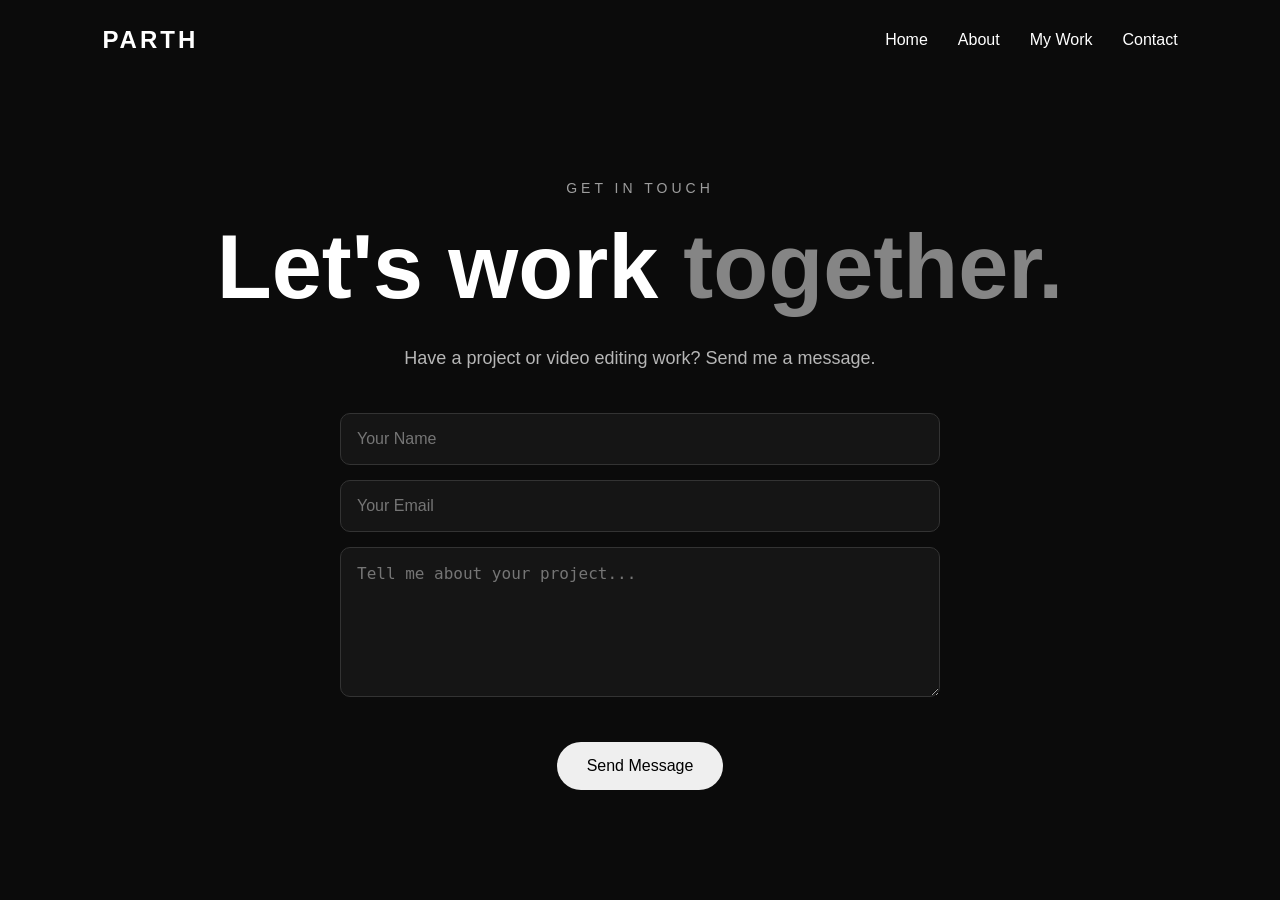
<file: contact.html>
<!DOCTYPE html>
<html lang="en">

<head>
    <meta charset="UTF-8">
    <meta name="viewport" content="width=device-width, initial-scale=1.0">

    <title>Contact | Parth</title>

    <link rel="stylesheet" href="style.css">
</head>

<body>

    <!-- Navigation -->
    <nav>

        <h2>PARTH</h2>

        <div class="nav-links">
            <a href="index.html">Home</a>
            <a href="index.html#about">About</a>
            <a href="index.html#work">My Work</a>
            <a href="contact.html">Contact</a>
        </div>

    </nav>


    <!-- Contact Page -->

    <section class="contact-page">

        <p class="small-text">GET IN TOUCH</p>

        <h1>
            Let's work
            <span>together.</span>
        </h1>

        <p>
            Have a project or video editing work?
            Send me a message.
        </p>


        <form>

            <input
                type="text"
                placeholder="Your Name"
                required
            >

            <input
                type="email"
                placeholder="Your Email"
                required
            >

            <textarea
                placeholder="Tell me about your project..."
                required
            ></textarea>

            <button type="submit">
                Send Message
            </button>

        </form>

    </section>


</body>
</html>
</file>
<file: style.css>
/* CONTACT PAGE */

.contact-page {
    min-height: 80vh;
    padding: 100px 10%;
    text-align: center;
}

.contact-page h1 {
    font-size: clamp(50px, 8vw, 90px);
    margin-bottom: 25px;
}

.contact-page > p:not(.small-text) {
    max-width: 600px;
    margin: 0 auto 40px;
    font-size: 18px;
    line-height: 1.6;
    opacity: 0.7;
}

.contact-page form {
    max-width: 600px;
    margin: auto;
    display: flex;
    flex-direction: column;
    gap: 15px;
}

.contact-page input,
.contact-page textarea {
    width: 100%;
    padding: 16px;
    background: #151515;
    border: 1px solid #333;
    border-radius: 10px;
    color: white;
    font-size: 16px;
    outline: none;
}

.contact-page textarea {
    height: 150px;
    resize: vertical;
}

.contact-page input:focus,
.contact-page textarea:focus {
    border-color: #777;
}

.contact-page button {
    align-self: center;
}
.project video {
    width: 100%;
    height: 180px;
    object-fit: cover;
    border-radius: 10px;
    margin-bottom: 20px;
}
* {
    margin: 0;
    padding: 0;
    box-sizing: border-box;
}

html {
    scroll-behavior: smooth;
}

body {
    font-family: Arial, sans-serif;
    background: #0b0b0b;
    color: white;
}


/* NAVIGATION */

nav {
    height: 80px;
    display: flex;
    align-items: center;
    justify-content: space-between;
    padding: 0 8%;
    background: #0b0b0b;
    position: sticky;
    top: 0;
    z-index: 100;
}

nav h2 {
    letter-spacing: 3px;
}

.nav-links {
    display: flex;
    gap: 30px;
}

.nav-links a {
    color: white;
    text-decoration: none;
}

.nav-links a:hover {
    opacity: 0.6;
}


/* HERO */

.hero {
    min-height: 90vh;
    display: flex;
    flex-direction: column;
    justify-content: center;
    padding: 0 10%;
}

.small-text {
    font-size: 14px;
    letter-spacing: 4px;
    margin-bottom: 20px;
    opacity: 0.6;
}

.hero h1 {
    font-size: clamp(45px, 8vw, 100px);
    max-width: 1000px;
    line-height: 0.95;
}

span {
    opacity: 0.5;
}

.description {
    max-width: 600px;
    margin-top: 30px;
    font-size: 18px;
    line-height: 1.6;
    opacity: 0.7;
}

button {
    width: fit-content;
    margin-top: 30px;
    padding: 15px 30px;
    border: none;
    border-radius: 30px;
    cursor: pointer;
    font-size: 16px;
}

button:hover {
    transform: scale(1.05);
}


/* SECTIONS */

.section {
    padding: 120px 10%;
    max-width: 1200px;
    margin: auto;
}

.section h2 {
    font-size: 55px;
    margin-bottom: 30px;
}

.section > p:not(.small-text) {
    max-width: 700px;
    font-size: 18px;
    line-height: 1.7;
    opacity: 0.7;
}


/* PROJECTS */

.projects {
    display: grid;
    grid-template-columns: repeat(3, 1fr);
    gap: 20px;
    margin-top: 50px;
}

.project {
    min-height: 250px;
    padding: 30px;
    border: 1px solid #333;
    border-radius: 15px;
    transition: 0.3s;
}

.project:hover {
    transform: translateY(-10px);
    border-color: #777;
}

.project h3 {
    font-size: 25px;
    margin-bottom: 15px;
}

.project p {
    opacity: 0.6;
    line-height: 1.5;
}


/* CONTACT */

.contact {
    text-align: center;
}

.contact > p:not(.small-text) {
    margin-left: auto;
    margin-right: auto;
}


/* FOOTER */

footer {
    text-align: center;
    padding: 40px;
    border-top: 1px solid #222;
    opacity: 0.5;
}


/* MOBILE */

@media (max-width: 700px) {

    .nav-links {
        display: none;
    }

    .hero {
        padding: 0 7%;
    }

    .section {
        padding: 80px 7%;
    }

    .section h2 {
        font-size: 40px;
    }

    .projects {
        grid-template-columns: 1fr;
    }
}
</file>
